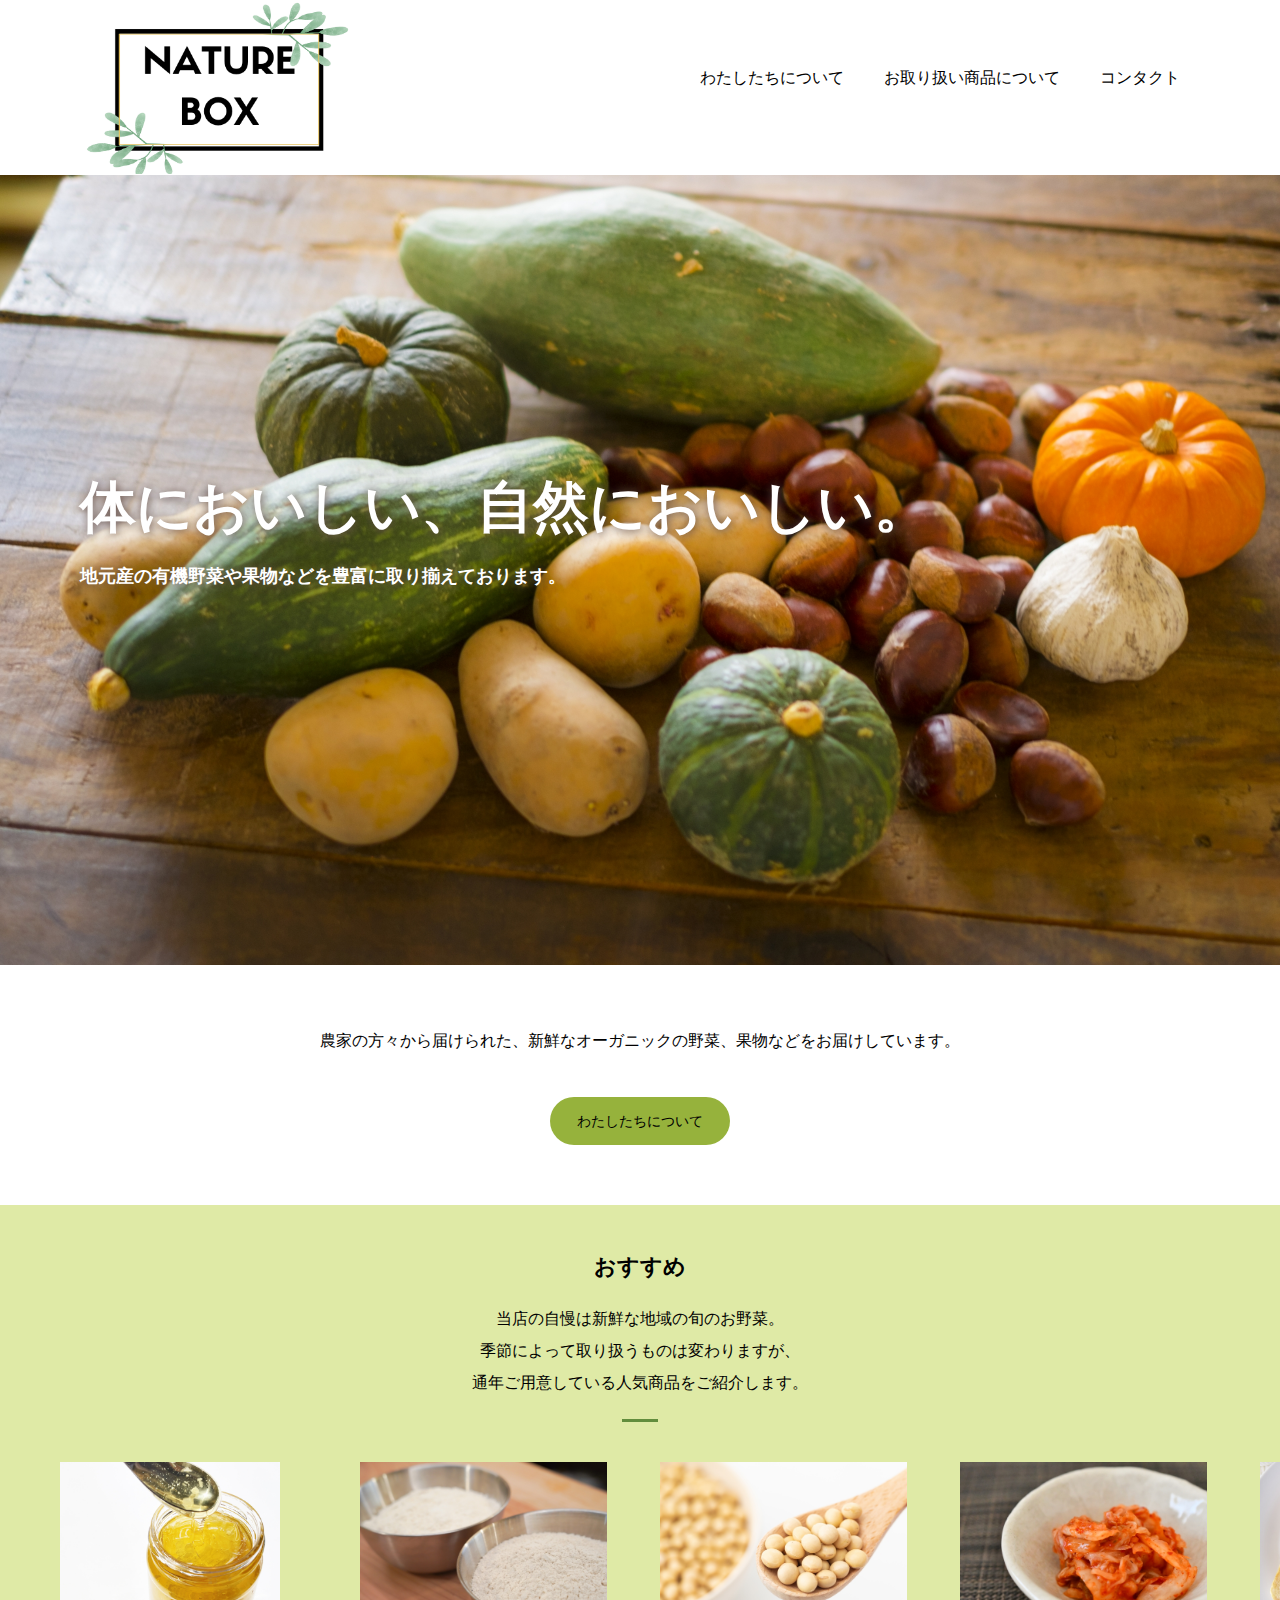
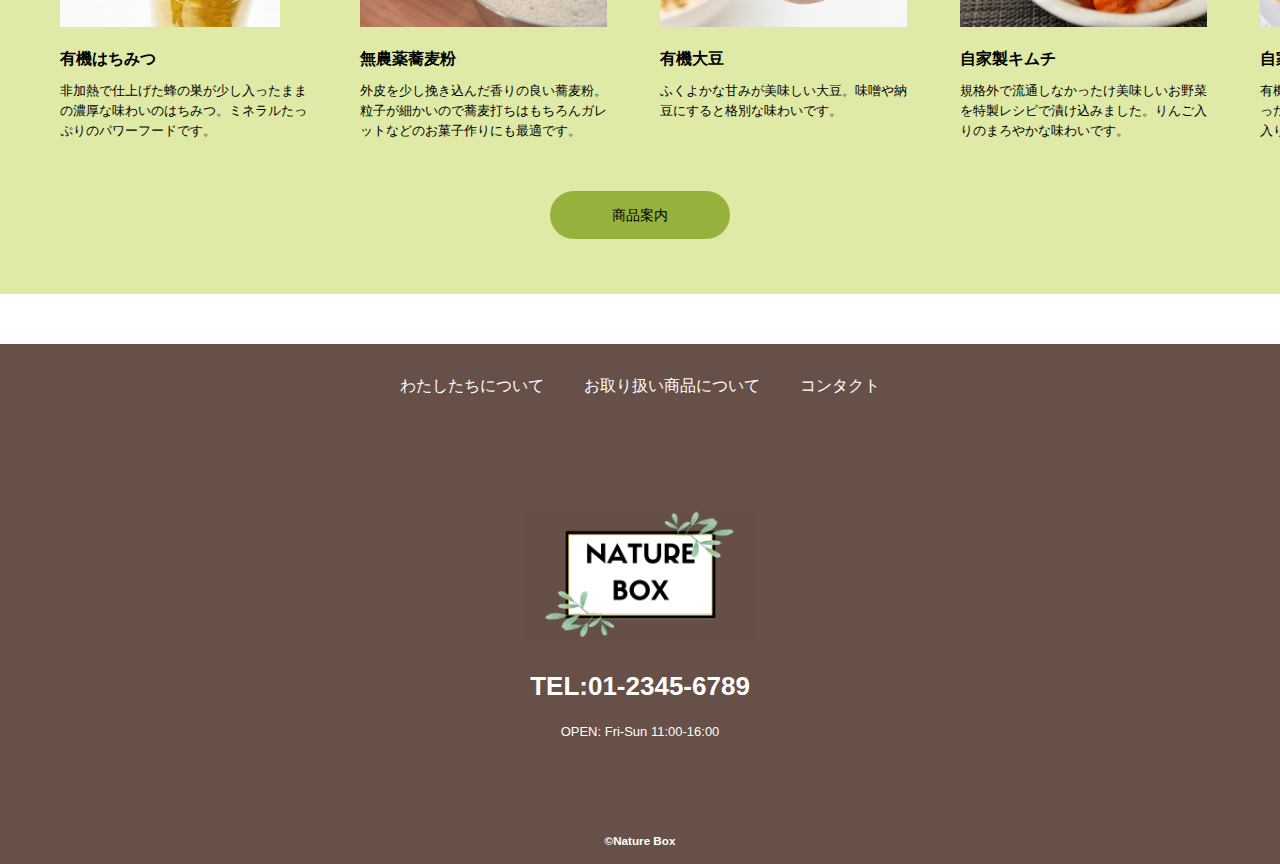
<file: index.html>
<html lang="ja">

<head>
    <meta charset="UTF-8">
    <meta name="description" content="NatureBoxでは地元産の新鮮でおいしい有機野菜や果物を取り揃えております。">
    <meta name="viewport" content="width=device-width, initial-scale=1.0">
    <link rel="icon" href="images/common/title.svg" type="image/svg+xml">
    <link rel="preconnect" href="https://fonts.googleapis.com">
    <link rel="preconnect" href="https://fonts.gstatic.com" crossorigin>
    <link href="https://fonts.googleapis.com/css2?family=Kiwi+Maru&family=Kosugi&family=M+PLUS+1p:wght@100&display=swap"
        rel="stylesheet">
    <link rel="stylesheet" href="css/common.css">
    <link rel="stylesheet" href="css/index.css">
    <script src="./js/script.js" defer></script>
</head>

<body>
    <div id="loading">
        <p>Loading...</p>
        <div id="loading-screen"></div>
    </div>
    <header class="header">
        <div class="header-inner">
            <a href="./index.html" class="header-logo">
                <img src="./images/common/logo-header.png" alt="Nature Box" class="header-logo-img">
            </a>
            <button class="toggle-menu-button"></button>
            <div class="header-site-menu">
                <nav class="site-menu">
                    <ul>
                        <li><a href="about.html">わたしたちについて</a></li>
                        <li><a href="shopping.html">お取り扱い商品について</a></li>
                        <li><a href="contact.html">コンタクト</a></li>
                    </ul>
                </nav>
            </div>
        </div>
    </header>
    <main class="main">
        <div class="first-view">
            <div class="first-view-text">
                <h1 id="heading">体においしい、自然においしい。</h1>
                <p id="heading">地元産の有機野菜や果物などを豊富に取り揃えております。</p>
            </div>
        </div>
        <div class="lead">
            <p>農家の方々から届けられた、新鮮なオーガニックの野菜、果物などをお届けしています。</p>
            <div class="link-button-area">
                <a href="./about.html" class="link-button">わたしたちについて</a>
            </div>
        </div>
        <div class="recommended">
            <h2>おすすめ</h2>
            <p>当店の自慢は新鮮な地域の旬のお野菜。<br>季節によって取り扱うものは変わりますが、<br>通年ご用意している人気商品をご紹介します。</p>
            <ul class="item-list">
                <li>
                    <img src="./images/index/item01.jpg" alt="はちみつ">
                    <dl>
                        <dt>有機はちみつ</dt>
                        <dd>非加熱で仕上げた蜂の巣が少し入ったままの濃厚な味わいのはちみつ。ミネラルたっぷりのパワーフードです。</dd>
                    </dl>
                </li>
                <li>
                    <img src="./images/index/item02.jpg" alt="そば粉">
                    <dl>
                        <dt>無農薬蕎麦粉</dt>
                        <dd>外皮を少し挽き込んだ香りの良い蕎麦粉。粒子が細かいので蕎麦打ちはもちろんガレットなどのお菓子作りにも最適です。</dd>
                    </dl>
                </li>
                <li>
                    <img src="./images/index/item03.jpg" alt="大豆">
                    <dl>
                        <dt>有機大豆</dt>
                        <dd>ふくよかな甘みが美味しい大豆。味噌や納豆にすると格別な味わいです。</dd>
                    </dl>
                </li>
                <li>
                    <img src="./images/index/item04.jpg" alt="キムチ">
                    <dl>
                        <dt>自家製キムチ</dt>
                        <dd>規格外で流通しなかったけ美味しいお野菜を特製レシピで漬け込みました。りんご入りのまろやかな味わいです。</dd>
                    </dl>
                </li>
                <li>
                    <img src="./images/index/item05.jpg" alt="そば粉">
                    <dl>
                        <dt>自家製ピーナッツバター</dt>
                        <dd>有機ピーナッツと体に優しいきび砂糖で作った特別な一品。少し粒を残したクランチ入り。</dd>
                    </dl>
                </li>

            </ul>
            <div class="link-button-area">
                <a href="./shopping.html" class="link-button">商品案内</a>
            </div>

        </div>
    </main>
    <footer class="footer">
        <nav class="site-menu">
            <ul>
                <li><a href="about.html">わたしたちについて</a></li>
                <li><a href="shopping.html">お取り扱い商品について</a></li>
                <li><a href="contact.html">コンタクト</a></li>
        </nav>
        <a href="./index.html" class="footer-logo">
            <img src="./images/common/FooterNatureBoxLogo.png" alt="Nature Box">
        </a>
        <p class="footer-tel">TEL:01-2345-6789</p>
        <p class="footer-time">OPEN: Fri-Sun 11:00-16:00</p>
        <p class="copyright"><small>&copy;Nature Box</small></p>
    </footer>
    
    <script>
        /*ローディング画面
        ==============================================*/

        const loadingAreaGrey = document.querySelector('#loading');
        const loadingAreaGreen = document.querySelector('#loading-screen');
        const loadingText = document.querySelector('#loading p');

        window.addEventListener('load', () => {

            //ローディング中(グレースクリーン)
            loadingAreaGrey.animate(
                {
                    opacity: [1, 0],
                    visibility: 'hidden',
                },
                {
                    duration: 2000,
                    delay: 1200,
                    easing: 'ease',
                    fill: 'forwards',
                }
            );

            //ローディング中(グリーンスクリーン)
            loadingAreaGreen.animate(
                {
                    translate: ['0 100vh', '0 0', '0 -100vh']
                },
                {
                    duration: 2000,
                    delay: 800,
                    easing: 'ease',
                    fill: 'forwards',
                }
            );

            //ローディング中テキスト
            loadingText.animate(
                [
                    {
                        opacity: 1,
                        offset: .8
                    },
                    {
                        opacity: 0,
                        offset: 1
                    },
                ],
                {
                    duration: 1200,
                    easing: 'ease',
                    fill: 'forwards',
                }
            );
        });


    </script>
</body>

</html>
</file>
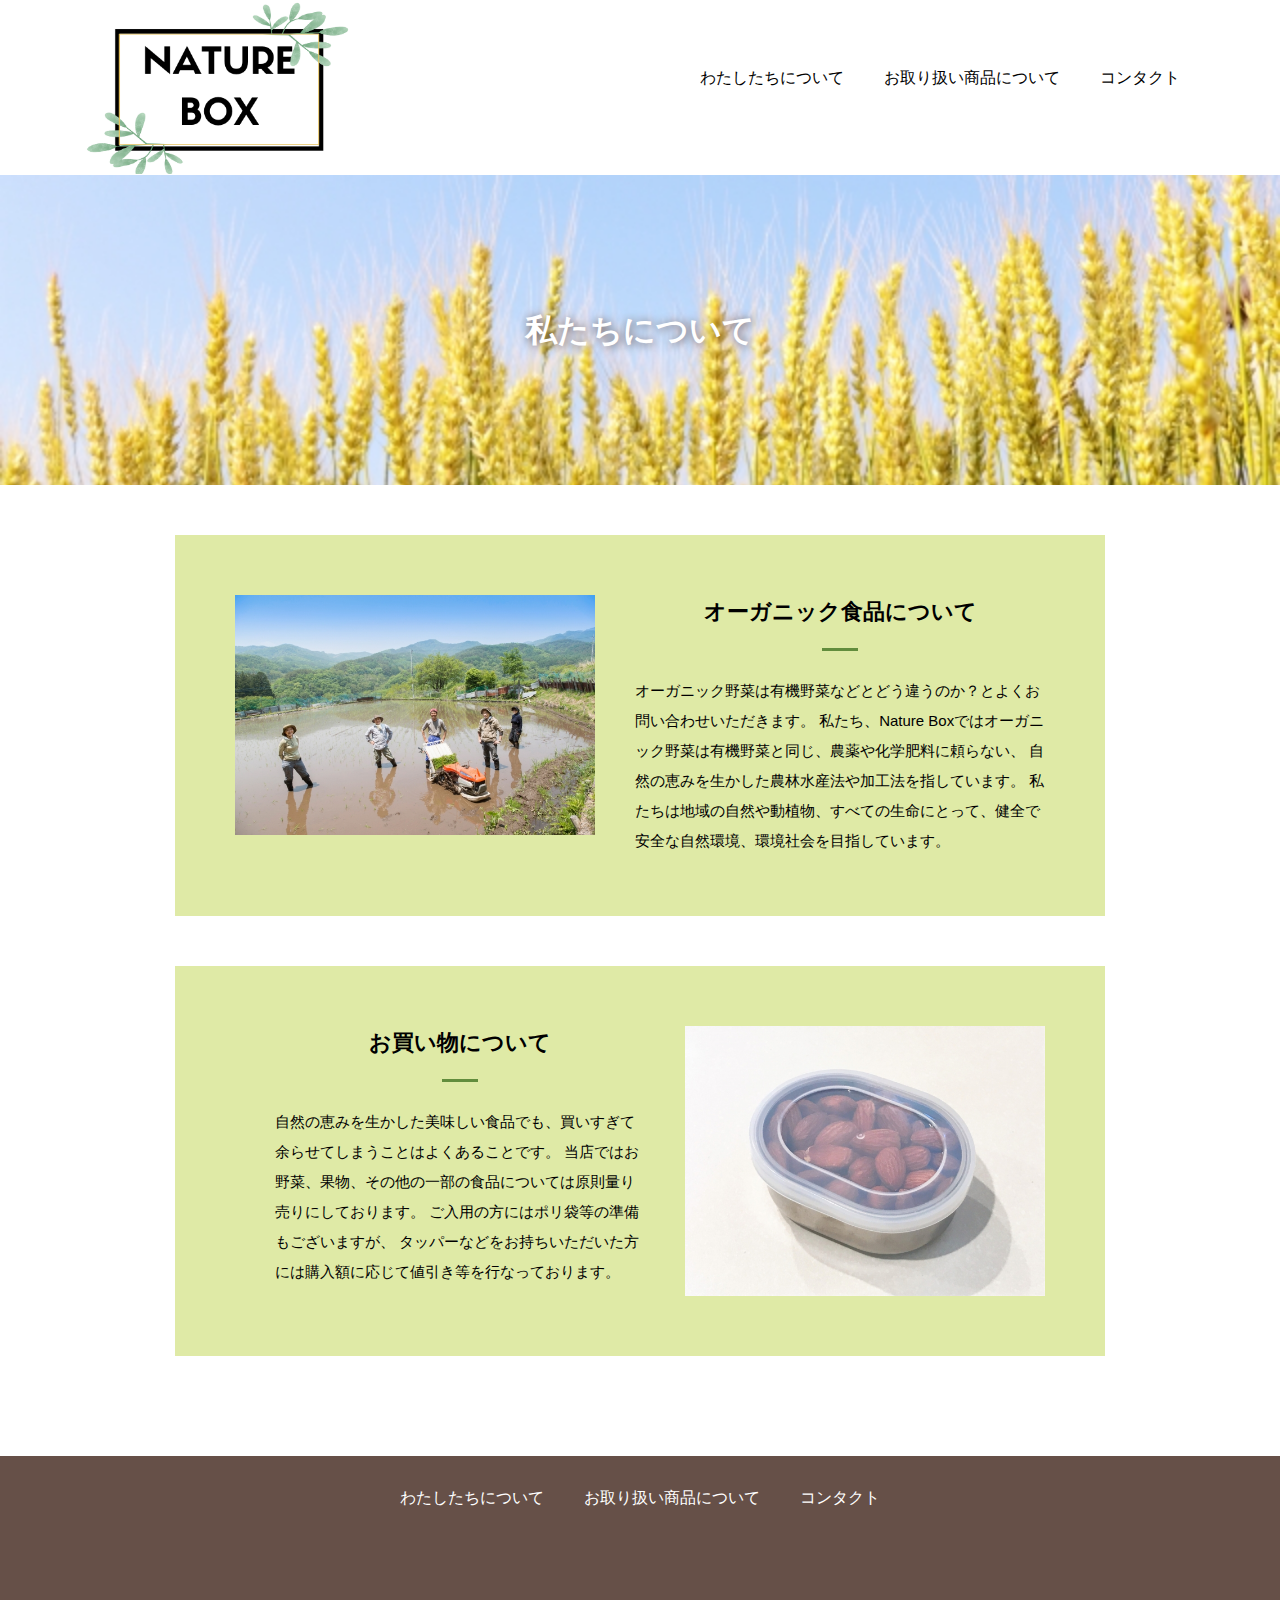
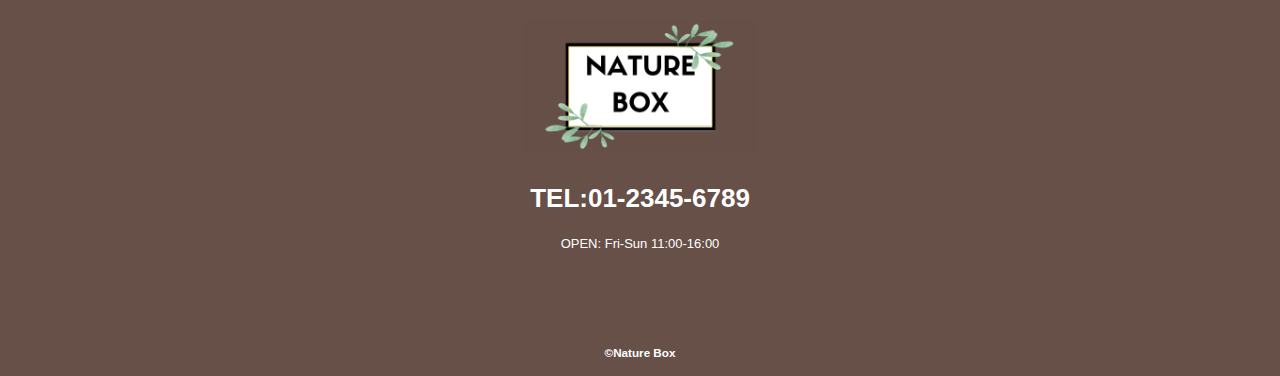
<file: about.html>
<html lang="en">

<head>
    <meta charset="UTF-8">
    <meta http-equiv="X-UA-Compatible" content="IE=edge">
    <meta name="description" coontent="Nature Boxは地域のオーガニック食品を通じて環境に貢献します。">
    <meta name="viewport" content="width=device-width, initial-scale=1.0">
    <link rel="preconnect" href="https://fonts.googleapis.com">
    <link rel="preconnect" href="https://fonts.gstatic.com" crossorigin>
    <link href="https://fonts.googleapis.com/css2?family=Kiwi+Maru&family=Kosugi&family=M+PLUS+1p:wght@100&display=swap" rel="stylesheet">    
    <link rel="stylesheet" href="css/common.css">
    <title>ABOUT | Nature Box</title>
    <link rel="icon" href="images/common/title.svg" type="image/svg+xml">
    <link rel="stylesheet" href="./css/common.css">
    <link rel="stylesheet" href="./css/about.css">
    <script src="./js/script.js" defer></script>
</head>

<body>
    <header class="header">
        <div class="header-inner">
            <a href="./index.html" class="header-logo">
                <img src="./images/common/logo-header.png" alt="Nature Box" class="header-logo-img">
            </a>
            <button class="toggle-menu-button"></button>
            <div class="header-site-menu">
                <nav class="site-menu">
                    <ul>
                        <li><a href="about.html">わたしたちについて</a></li>
                        <li><a href="shopping.html">お取り扱い商品について</a></li>
                        <li><a href="contact.html">コンタクト</a></li>
                    </ul>
                </nav>
            </div>
        </div>
    </header>
    <main class="main">
        <div class="title">
            <h1>私たちについて</h1>
        </div>
        <div class="feature">
            <div class="feature-text">
                <h2>オーガニック食品について</h2>
                <p>オーガニック野菜は有機野菜などとどう違うのか？とよくお問い合わせいただきます。
                    私たち、Nature Boxではオーガニック野菜は有機野菜と同じ、農薬や化学肥料に頼らない、
                    自然の恵みを生かした農林水産法や加工法を指しています。
                    私たちは地域の自然や動植物、すべての生命にとって、健全で安全な自然環境、環境社会を目指しています。
                </p>
            </div>
            <img src="./images/about/about01.jpg" alt="田んぼ">
        </div>
        <div class="feature reverse">
            <div class="feature-text">
                <h2>お買い物について</h2>
                <p>自然の恵みを生かした美味しい食品でも、買いすぎて余らせてしまうことはよくあることです。
                    当店ではお野菜、果物、その他の一部の食品については原則量り売りにしております。
                    ご入用の方にはポリ袋等の準備もございますが、
                    タッパーなどをお持ちいただいた方には購入額に応じて値引き等を行なっております。
                </p>
            </div>
            <img src="./images/about/about02.jpg" alt="田んぼ">
        </div>

    </main>
    <footer class="footer">
        <nav class="site-menu">
            <ul>
                <li><a href="about.html">わたしたちについて</a></li>
                <li><a href="shopping.html">お取り扱い商品について</a></li>
                <li><a href="contact.html">コンタクト</a></li>
            </ul>
        </nav>
        <a href="./index.html" class="footer-logo">
            <img src="./images/common/FooterNatureBoxLogo.png" alt="Nature Box">
        </a>
        <p class="footer-tel">TEL:01-2345-6789</p>
        <p class="footer-time">OPEN: Fri-Sun 11:00-16:00</p>
        <p class="copyright"><small>&copy;Nature Box</small></p>
    </footer>
</body>

</html>
</file>
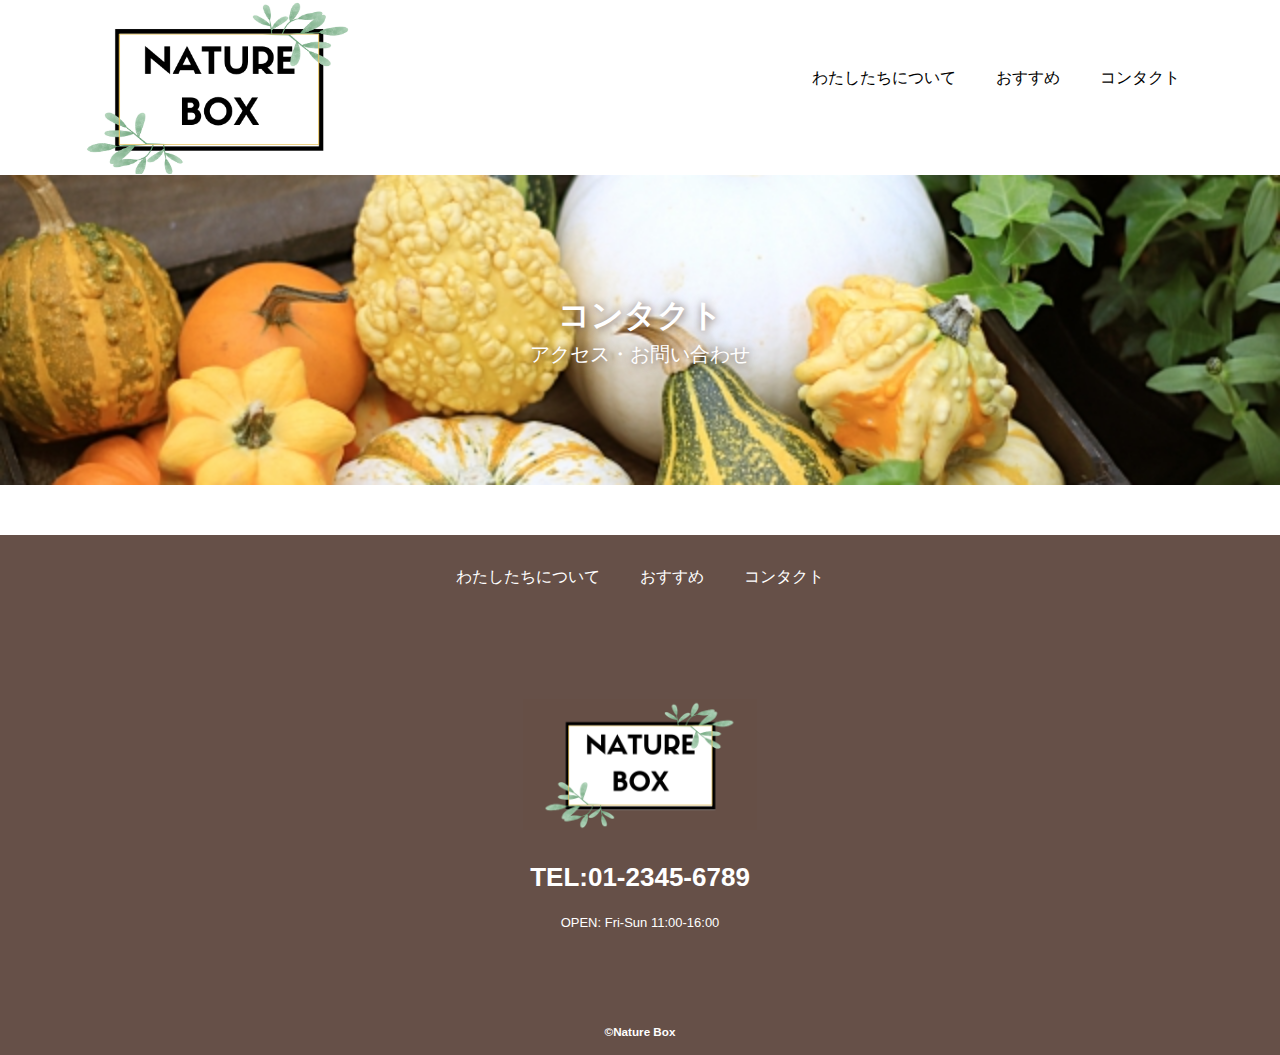
<file: common.html>
<html lang="ja">

<head>
    <meta charset="UTF-8">
    <meta http-equiv="X-UA-Compatible" content="IE=edge">
    <meta name="viewport" content="width=device-width, initial-scale=1.0">
    <link rel="icon" href="images/common/title.svg" type="image/svg+xml">
    <link rel="stylesheet" href="css/common.css">
    <link rel="stylesheet" href="css/contact.css">
    <title>CONTACT | Nature Boxのアクセスマップとお問い合わせについて</title>
    <script src="./js/script.js" defer></script>
</head>

<body>
    <header class="header">
        <div class="header-inner">
            <a href="./index.html" class="header-logo">
                <img src="./images/common/logo-header.png" alt="Nature Box" class ="header-logo-img">
            </a>
            <button class="toggle-menu-button"></button>
            <div class="header-site-menu">
                <nav class="site-menu">
                    <ul>
                        <li><a href="about.html">わたしたちについて</a></li>
                        <li><a href="recommend.html">おすすめ</a></li>
                        <li><a href="contact.html">コンタクト</a></li>
                    </ul>
                </nav>
            </div>
        </div>
    </header>
    <main class="main">
        <div class="title">
            <h1>コンタクト</h1>
            <p>アクセス・お問い合わせ</p>
        </div>
    </main>
    <footer class="footer">
        <nav class="site-menu">
            <ul>
                <li><a href="about.html">わたしたちについて</a></li>
                <li><a href="recommend.html"></a>おすすめ</li>
                <li><a href="contact.html"></a>コンタクト</li>
    </ul>
        </nav>
        <a href="./index.html" class="footer-logo">
            <img src="./images/common/FooterNatureBoxLogo.png" alt="Nature Box">
        </a>
        <p class="footer-tel">TEL:01-2345-6789</p>
        <p class="footer-time">OPEN: Fri-Sun 11:00-16:00</p>
        <p class="copyright"><small>&copy;Nature Box</small></p>
    </footer>
</body>

</html>
</file>
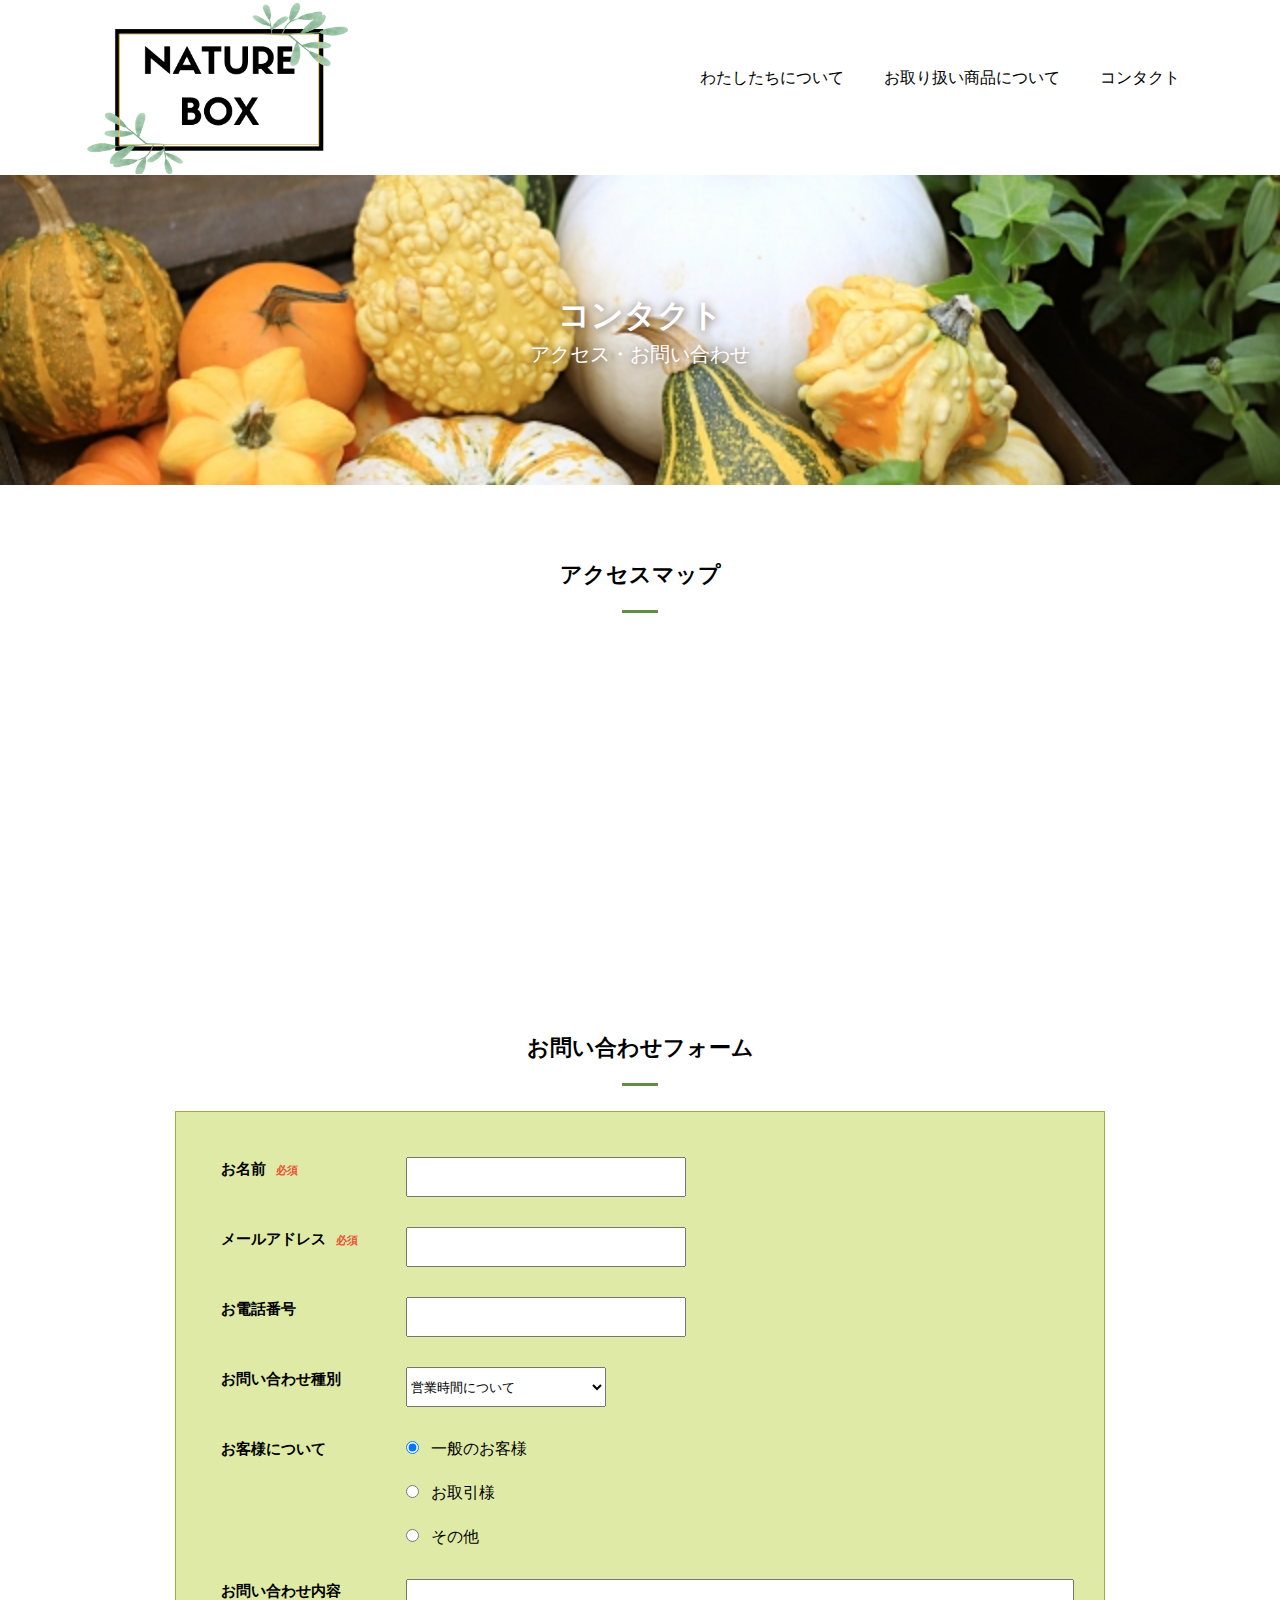
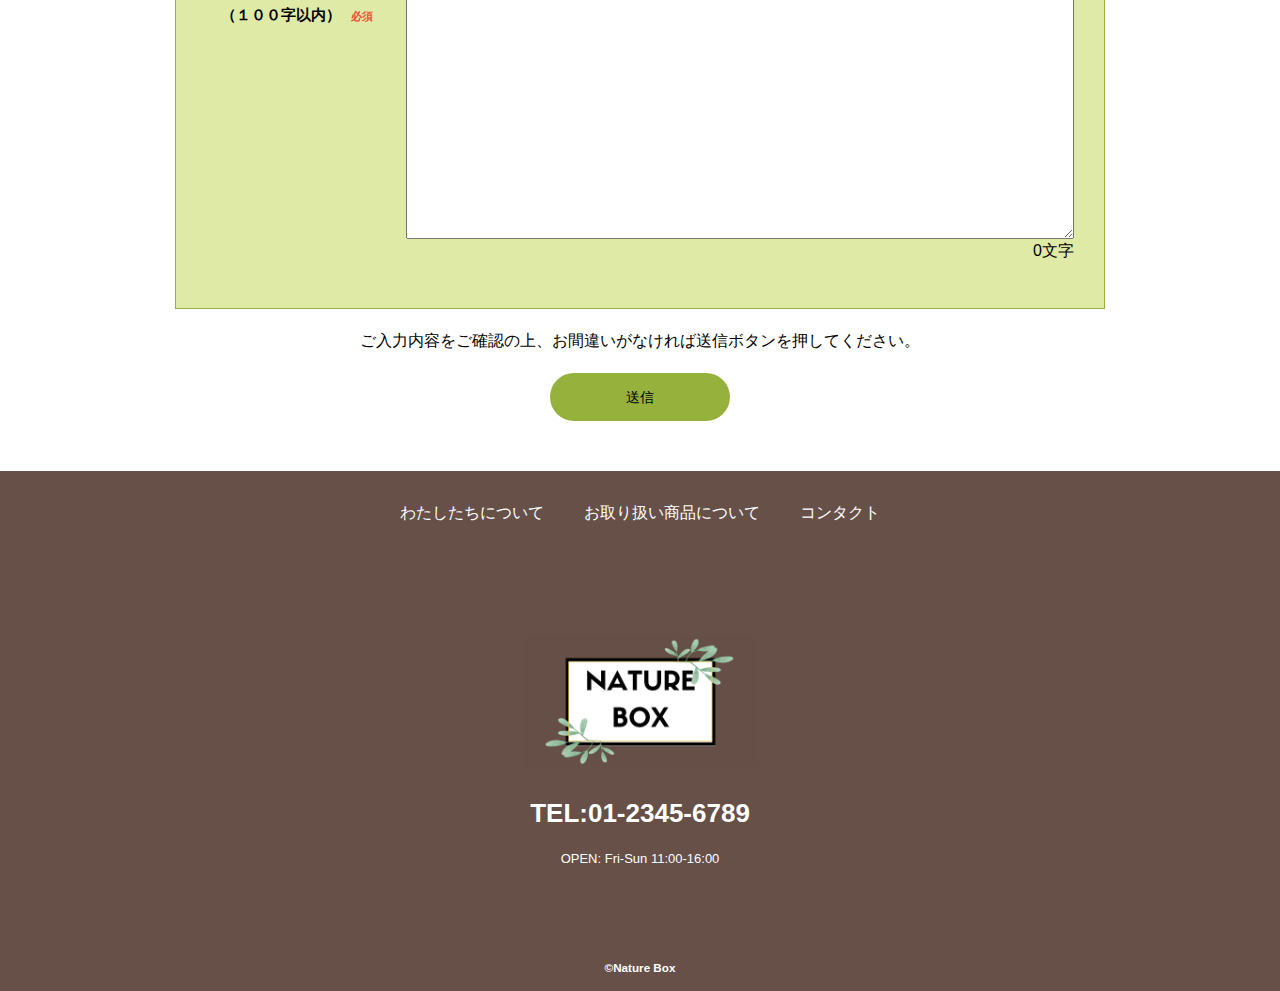
<file: contact.html>
<html lang="ja">

<head>
  <meta charset="UTF-8">
  <meta http-equiv="X-UA-Compatible" content="IE=edge">
  <meta name="viewport" content="width=device-width, initial-scale=1.0">
  <link rel="preconnect" href="https://fonts.googleapis.com">
  <link rel="preconnect" href="https://fonts.gstatic.com" crossorigin>
  <link href="https://fonts.googleapis.com/css2?family=Kiwi+Maru&family=Kosugi&family=M+PLUS+1p:wght@100&display=swap"
    rel="stylesheet">
  <link rel="stylesheet" href="css/common.css">
  <link rel="icon" href="images/common/title.svg" type="image/svg+xml">
  <link rel="stylesheet" href="css/common.css">
  <link rel="stylesheet" href="css/contact.css">
  <title>CONTACT | Nature Boxのアクセスマップとお問い合わせについて</title>
  <script src="./js/script.js" defer></script>
</head>

<body>
  <header class="header">
    <div class="header-inner">
      <a href="./index.html" class="header-logo">
        <img src="./images/common/logo-header.png" alt="Nature Box" class="header-logo-img">
      </a>
      <button class="toggle-menu-button"></button>
      <div class="header-site-menu">
        <nav class="site-menu">
          <ul>
            <li><a href="about.html">わたしたちについて</a></li>
            <li><a href="shopping.html">お取り扱い商品について</a></li>
            <li><a href="contact.html">コンタクト</a></li>
          </ul>
        </nav>
      </div>
    </div>
  </header>
  <main class="main">
    <div class="title">
      <h1>コンタクト</h1>
      <p>アクセス・お問い合わせ</p>
    </div>
    <div class="map">
      <h2>アクセスマップ</h2>
      <iframe
        src="https://www.google.com/maps/embed?pb=!1m18!1m12!1m3!1d3251.0751007773456!2d133.25699941525193!3d35.428169580254085!2m3!1f0!2f0!3f0!3m2!1i1024!2i768!4f13.1!3m3!1m2!1s0x3556f95125d032d3%3A0xf623201828908244!2sYasugi%20Station!5e0!3m2!1sen!2sjp!4v1682319456291!5m2!1sen!2sjp"
        style="border:0;" allowfullscreen="" loading="lazy" referrerpolicy="no-referrer-when-downgrade"></iframe>
    </div>
    <div class="contact">
      <h2>お問い合わせフォーム</h2>
      <form action="#">
        <dl class="form-area">
          <dt><span class="required">お名前</span></dt>
          <dd><input type="text" class="input-text" name="name" required></dd>
          <dt><span class="required">メールアドレス</span></dt>
          <dd><input type="email" class="input-text" name="email"></dd>
          <dt><span>お電話番号</span></dt>
          <dd><input type="tel" class="input-text" name="tel"></dd>
          <dt>お問い合わせ種別</dt>
          <dd>
            <select name="" id="" class="select-box">
              <option value="" selected>営業時間について</option>
              <option value="">店舗について</option>
              <option value="">取扱商品について</option>
              <option value="">その他</option>
            </select>
          </dd>
          <dt>お客様について</dt>
          <dd>
            <label for="" class="radio-button"><input type="radio" name="user-type" value="一般のお客様" checked>
              一般のお客様</label>
            <label for="" class="radio-button"><input type="radio" name="user-type" value="お取引様"> お取引様</label>
            <label for="" class="radio-button"><input type="radio" name="user-type" value="その他"> その他</label>
          </dd>
          <dt><span class="required">お問い合わせ内容<br>（１００字以内）</span></dt>
          <dd><textarea name="message" class="message" id="message" required>
</textarea>
            <div class="length-counter">
              <span id="counter">0</span>文字
            </div>
          </dd>
        </dl>
        <p class="confirm-text">ご入力内容をご確認の上、お間違いがなければ送信ボタンを押してください。</p>
        <div class="submit-button-area">
          <button class="submit-button" type="submit">送信</button>
        </div>
      </form>
    </div>
  </main>
  <footer class="footer">
    <nav class="site-menu">
      <ul>
        <li><a href="about.html">わたしたちについて</a></li>
        <li><a href="shopping.html">お取り扱い商品について</a></li>
        <li><a href="contact.html">コンタクト</a></li>
      </ul>
    </nav>
    <a href="./index.html" class="footer-logo">
      <img src="./images/common/FooterNatureBoxLogo.png" alt="Nature Box">
    </a>
    <p class="footer-tel">TEL:01-2345-6789</p>
    <p class="footer-time">OPEN: Fri-Sun 11:00-16:00</p>
    <p class="copyright"><small>&copy;Nature Box</small></p>
  </footer>

  <script>
    /*お問い合わせページJS
    ==============================================*/

    //文字数カウント
    const counter = document.querySelector('#counter');
    const message = document.querySelector('#message');

    message.addEventListener('keyup', () => {
      const messageLength = message.value.length;
      counter.innerText = messageLength;

      if (messageLength > 100) {
        counter.classList.add("over100");
      }
    })

  </script>
</body>

</html>
</file>
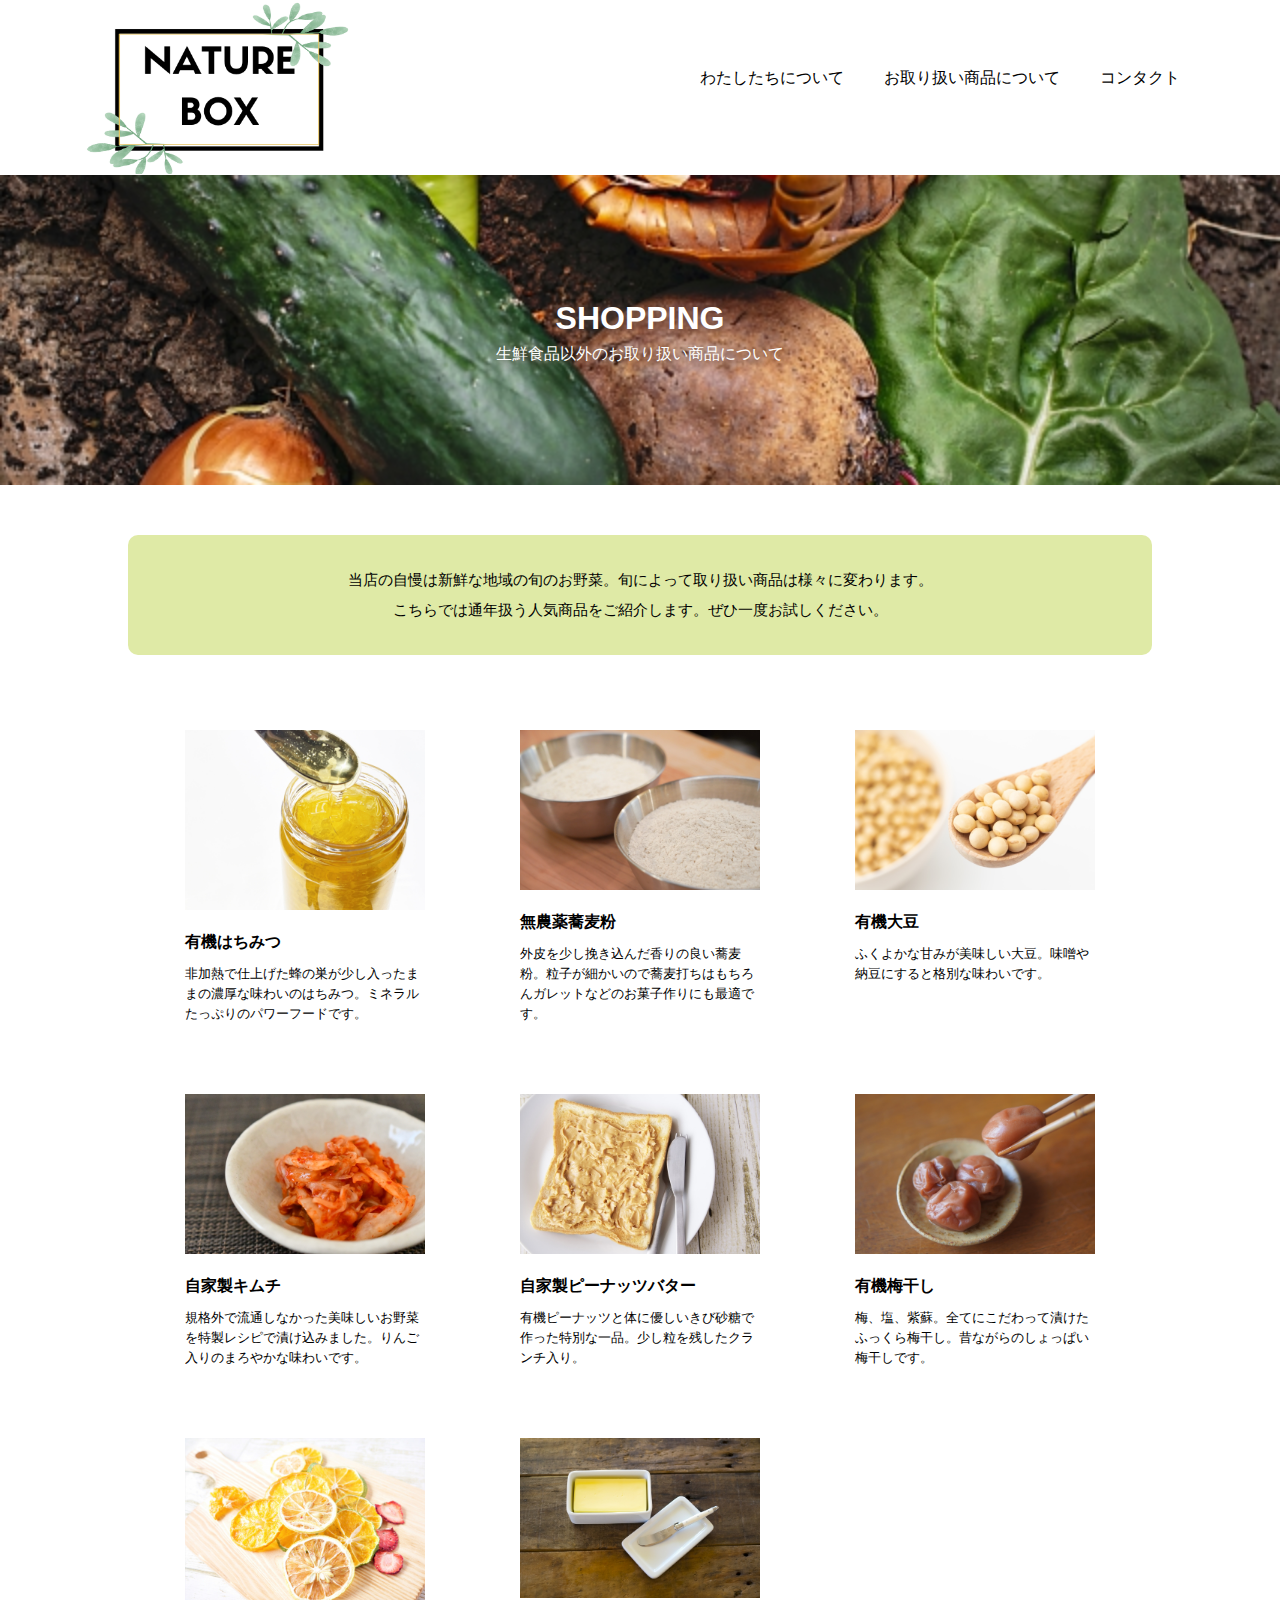
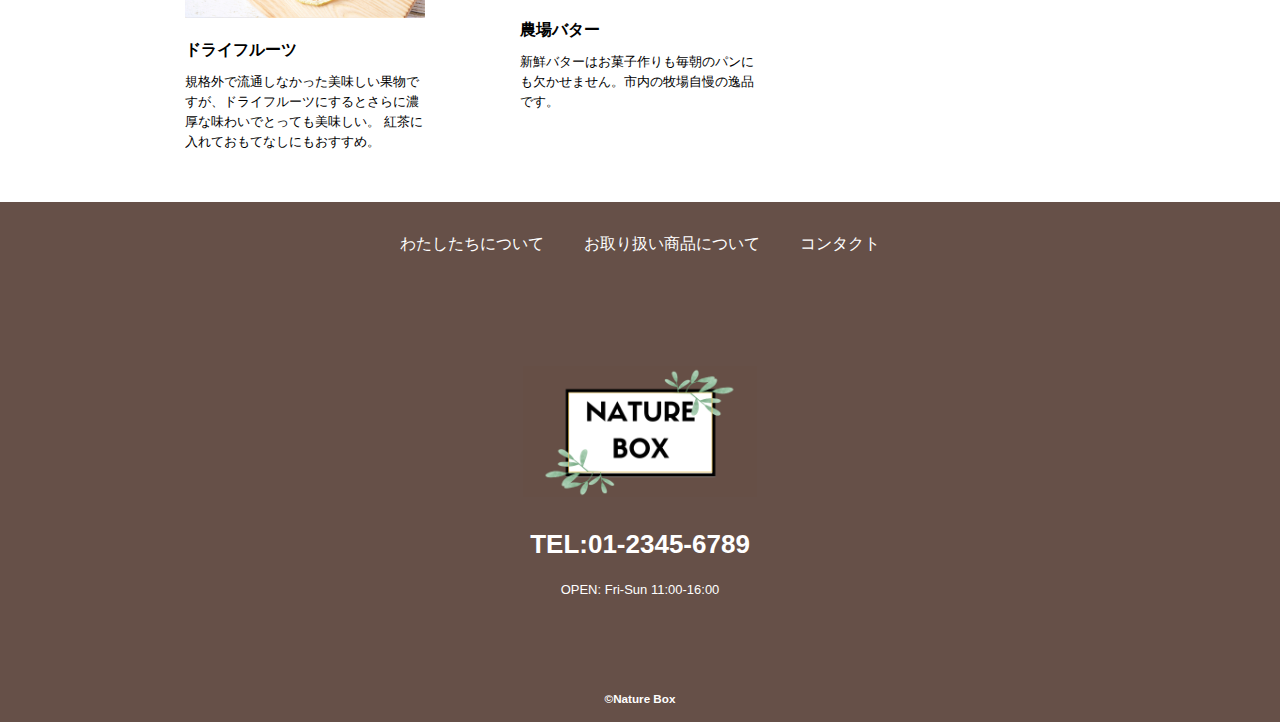
<file: shopping.html>
<html lang="ja">

<head>
  <meta charset="UTF-8">
  <meta http-equiv="X-UA-Compatible" content="IE=edge">
  <meta name="viewport" content="width=device-width, initial-scale=1.0">
  <title>SHOPPING | NatureBoxでは地元産の新鮮でおいしい有機野菜や果物を取り揃えております。</title>
  <link rel="preconnect" href="https://fonts.googleapis.com">
  <link rel="preconnect" href="https://fonts.gstatic.com" crossorigin>
  <link href="https://fonts.googleapis.com/css2?family=Kiwi+Maru&family=Kosugi&family=M+PLUS+1p:wght@100&display=swap" rel="stylesheet">    <link rel="stylesheet" href="css/common.css">
  <link rel="icon" href="images/common/title.svg" type="image/svg+xml">
  <link rel="stylesheet" href="css/common.css">
  <link rel="stylesheet" href="css/shopping.css">
  <script src="./js/script.js" defer></script>
</head>

<body>
  <header class="header">
    <div class="header-inner">
      <a href="./index.html" class="header-logo">
        <img src="./images/common/logo-header.png" alt="Nature Box" class="header-logo-img">
      </a>
      <button class="toggle-menu-button"></button>
      <div class="header-site-menu">
        <nav class="site-menu">
          <ul>
            <li><a href="about.html">わたしたちについて</a></li>
            <li><a href="shopping.html">お取り扱い商品について</a></li>
            <li><a href="contact.html">コンタクト</a></li>
          </ul>
        </nav>
      </div>
    </div>
  </header>
  <main class="main">
    <div class="title">
      <h1>SHOPPING</h1>
      <p>生鮮食品以外のお取り扱い商品について</p>
    </div>
      <article>
        当店の自慢は新鮮な地域の旬のお野菜。旬によって取り扱い商品は様々に変わります。
        <br>こちらでは通年扱う人気商品をご紹介します。ぜひ一度お試しください。
      </article>
    <ul class="item-list">
      <li>
        <img src="./images/shopping/item01.jpg" alt="はちみつ">
        <dl>
          <dt>有機はちみつ</dt>
          <dd>非加熱で仕上げた蜂の巣が少し入ったままの濃厚な味わいのはちみつ。ミネラルたっぷりのパワーフードです。</dd>
        </dl>
      </li>
      <li>
        <img src="./images/shopping/item02.jpg" alt="そば粉">
        <dl>
          <dt>無農薬蕎麦粉</dt>
          <dd>外皮を少し挽き込んだ香りの良い蕎麦粉。粒子が細かいので蕎麦打ちはもちろんガレットなどのお菓子作りにも最適です。</dd>
        </dl>
      </li>
      <li>
        <img src="./images/shopping/item03.jpg" alt="大豆">
        <dl>
          <dt>有機大豆</dt>
          <dd>ふくよかな甘みが美味しい大豆。味噌や納豆にすると格別な味わいです。</dd>
        </dl>
      </li>
      <li>
        <img src="./images/shopping/item04.jpg" alt="キムチ">
        <dl>
          <dt>自家製キムチ</dt>
          <dd>規格外で流通しなかった美味しいお野菜を特製レシピで漬け込みました。りんご入りのまろやかな味わいです。</dd>
        </dl>
      </li>
      <li>
        <img src="./images/index/item05.jpg" alt="そば粉">
        <dl>
          <dt>自家製ピーナッツバター</dt>
          <dd>有機ピーナッツと体に優しいきび砂糖で作った特別な一品。少し粒を残したクランチ入り。</dd>
        </dl>
      </li>
      <li>
        <img src="./images/shopping/item06.jpg" alt="大豆">
        <dl>
          <dt>有機梅干し</dt>
          <dd>梅、塩、紫蘇。全てにこだわって漬けたふっくら梅干し。昔ながらのしょっぱい梅干しです。</dd>
        </dl>
      </li>
      <li>
        <img src="./images/shopping/item07.jpg" alt="キムチ">
        <dl>
          <dt>ドライフルーツ</dt>
          <dd>規格外で流通しなかった美味しい果物ですが、ドライフルーツにするとさらに濃厚な味わいでとっても美味しい。
            紅茶に入れておもてなしにもおすすめ。
          </dd>
        </dl>
      </li>
      <li>
        <img src="./images/shopping/item08.jpg" alt="そば粉">
        <dl>
          <dt>農場バター</dt>
          <dd>新鮮バターはお菓子作りも毎朝のパンにも欠かせません。市内の牧場自慢の逸品です。</dd>
        </dl>
      </li>
    </ul>
  </main>
  <footer class="footer">
    <nav class="site-menu">
      <ul>
        <li><a href="about.html">わたしたちについて</a></li>
        <li><a href="shopping.html">お取り扱い商品について</a></li>
        <li><a href="contact.html">コンタクト</a></li>
      </ul>
    </nav>
    <a href="./index.html" class="footer-logo">
      <img src="./images/common/FooterNatureBoxLogo.png" alt="Nature Box">
    </a>
    <p class="footer-tel">TEL:01-2345-6789</p>
    <p class="footer-time">OPEN: Fri-Sun 11:00-16:00</p>
    <p class="copyright"><small>&copy;Nature Box</small></p>
  </footer>
</body>

</html>
</file>
<file: css/common.css>
@charset "utf-8";

*,
::before,
::after {
  padding: 0;
  margin: 0;
  box-sizing: border-box;
}

ul,
ol {
  list-style: none;
}

a {
  color: inherit;
  text-decoration: none;
}

body {
  /* font-family: 'Kiwi Maru', serif; */
  font-family: 'Kosugi', sans-serif;
  /* font-family: 'M PLUS 1p', sans-serif;  font-size: 16px; */
  color: #000000;
  line-height: 1.5;
  background-color: #ffffff;
}

img {
  max-width: 100%;
}

.header-inner {
  max-width: 1200px;
  height: 175px;
  margin-left: auto;
  margin-right: auto;
  padding-left: 40px;
  padding-right: 40px;
  display: flex;
  justify-content: space-between;
  align-items: center;
  background-color: #fff;
}

.toggle-menu-button {
  display: none;
}

.header-logo {
  display: block;
  width: 270px;
}

.site-menu ul {
  display: flex;
}

.site-menu ul li {
  margin-left: 20px;
  margin-right: 20px;
  margin-bottom: 20px;
}

.site-menu ul li:hover {
  text-decoration: underline ;
  text-decoration-color: #f2cedd;

}

.footer {
  color: #fff;
  background-color: #665048;
  padding-top: 30px;
  padding-bottom: 15px;
  display: flex;
  flex-direction: column;
  align-items: center;
  margin-top: 50px;
}

.footer-logo {
  display: block;
  width: 235px;
  margin-top: 90px;
}

.footer-tel {
  font-size: 26px;
  font-weight: bold;
  margin-top: 28px;
}

.footer-time {
  font-size: 13px;
  margin-top: 16px;
}

.copyright {
  font-size: 14px;
  font-weight: bold;
  margin-top: 90px;
}

@media (max-width:800px) {
  .site-menu ul {
    display: block;
    text-align: center;
  }
  
  .site-menu ul li {
    margin-top: 20px;
  }

  .header {
    position: fixed;
    top: 0;
    left: 0;
    right: 0;
    height: 70px;
    z-index: 10;
    box-shadow: 0 3px 6px rgba(0,0,0,0.1);
  }

    .header-inner {
      padding-left: 20px;
      padding-right: 20px;
      /*↓あとで確認*/
      height: 100%;
  }
  
  .header-logo {
    /*↓あとで確認*/
    width: 110px;
    position: relative;
  }

  .header-logo {
    width: 90px;
  }

  .header-logo-img {
    width: 100%;
  }

  .header-site-menu {
    position: absolute;
    top: 100%;
    left: 0;
    right: 0;
    color: #665048;
    background-color: #96b23c;
    display: none;
  }

  .header-site-menu.is-show {
    display: block;
  }

  .toggle-menu-button {
    display: block;
    width: 44px;
    height: 34px;
    background-image: url(../images/common/icon-menu.png);
    background-size: 50%;
    background-position: center;
    background-repeat: no-repeat;
    background-color: transparent;
    border: none;
    border-radius: 0;
    outline: none;
  }

  .main {
    padding-top: 70px;
  }

  .footer-logo {
    margin-top: 30px;
  }

  .footer-tel {
    font-size: 20px;
  }

  .copyright {
    margin-top: 50px;
  }

}

/* javascript
=========================================== */

#loading {
  background-color:	#D3D3D3;
  position: fixed;
  z-index: 10;
  inset: 0;
  display: grid;
  place-items: center;
}

#loading-screen {
  background-color: #dfeaa6;
  position: fixed;
  inset: 0;
  z-index: 9;
  translate: 0 100vh;
}

#loading p {
  font-size: 2rem;
  font-family: 'Kosugi', sans-serif;
}
</file>
<file: css/index.css>
@charset "utf-8";

.first-view {
  height: 100vh;
  height: calc(100vh - 110px);
  background-image: url(../images/index/bg-main.jpg);
  background-repeat: no-repeat;
  background-position: center center;
  background-size: cover;
  display: flex;
  align-items: center;
}

.first-view-text {
  width: 100%;
  max-width: 1200px;
  margin-left: auto;
  margin-right: auto;
  padding-left: 40px;
  padding-bottom: 80px;
  color: #fff;
  font-weight: bold;
  text-shadow: 1px 1px 10px #665048;
}

.first-view-text h1 {
  font-family: 'Montserrat',sans-serif;
  font-size: 56px;
  line-height: 72px;
}

.first-view-text h1 {
  font-family: 'Montserrat', sans-serif;
  font-size: 56px;
  line-height: 72px;
}

.first-view-text p {
  font-size: 18px;
  margin-top: 20px;
}

.lead {
  max-width: 1200px;
  margin: 60px auto;
}

.lead p {
  line-height: 2;
  text-align: center;
}

.link-button-area {
  text-align: center;
  margin-top: 40px;
}

.link-button {
  background-color: #96b23c;
  display: inline-block;
  min-width: 180px;
  line-height: 48px;
  border-radius: 40px;
  font-family: 'Montserrat',sans-serif;
  font-size: 14px;
}

.link-button:hover {
  background-color: #628d3d;
}

.recommended {
  background-color: #dfeaa6;
  padding-top: 45px;
  padding-bottom: 55px;
}

.recommended h2 {
  font-size: 22px;
  font-weight: bold;
  text-align: center;
}

.recommended p::after {
  content: '';
  display: block;
  width: 36px;
  height: 3px;
  background-color: #628d3d;
  margin-top: 20px;
  margin-right: auto;
  margin-left: auto;
}

.recommended p {
  margin-top: 20px;
  line-height: 2;
  text-align: center;
}

.item-list {
  display: flex;
  padding-top: 40px;
  padding-bottom: 10px;
  padding-left: 60px;
  padding-right: 60px;
  overflow: scroll;
}

.item-list dl {
  margin-top: 20px;
}

.item-list dt {
  font-weight: bold;
}

.item-list dd {
  font-size: 13px;
  line-height: 20px;
  margin-top: 10px;
}

.item-list li {
  flex-shrink: 0;
  width: 250px;
  margin-left: 50px;
}

.item-list li img {
  height: 165px;
}

.item-list li:first-child {
  margin-left: 0;
}

@media (max-width:800px) {
  .first-view {
    height: calc(100vh - 50px);
  }

  .first-view-text {
    padding-left: 20px;
    padding-right: 20px;
    margin-right: auto;
    margin-left: auto;
    margin-top: 20px;
  }

  .first-view-text h1 {
    font-size: 32px;
    line-height: 48px;
  }

  .first-view-text p {
    font-size: 14px;
    margin-top: 15px;
  }

  .lead {
    padding-right: 20px;
    padding-left: 20px;
  }

  .item-list {
    padding-left: 20px;
    padding-right: 20px;
  }

  .item-list li {
    width: 220px;
    margin-left: 30px;
  }

  .item-list li img {
    height: 145px;
  }

  .item-list li dl {
    height: 145px;
  }
}
</file>
<file: css/about.css>
@charset "utf-8";

.title {
  height: 310px;
  background-image: url(../images/about/bg-main.jpg);
  background-repeat: no-repeat;
  background-position: center center;
  background-size: cover;
  display: flex;
}

.title h1 {
  font-family: 'Montserrat',sans-serif;
  font-size: 32px;
  font-weight: bold;
  display: flex;
  align-items: center;
  margin-right: auto;
  margin-left: auto;
  color: #fff;
  text-shadow: 1px 1px 10px #665048;
}

.feature {
  display: flex;
  justify-content: space-between;
  width: 930px;
  max-width: 90%;
  margin-top: 50px;
  margin-right: auto;
  margin-left: auto;
  align-items: flex-start;
  flex-direction: row-reverse;
  background-color: #dfeaa6;
  padding: 60px 60px;
}

.feature img {
  width: 360px;
}

.feature-text {
  max-width: 500px;
  margin-left: 40px;
}

.reverse {
  flex-direction: row;
}

.reverse .feature-text {
  margin-right: 40px;
}

.feature-text h2 {
  text-align: center;
  font-size: 22px;
  font-weight: bold;
}

.feature-text h2::after {
  content: '';
  display: block;
  width: 36px;
  height: 3px;
  background-color: #628d3d;
  margin-top: 20px;
  margin-right: auto;
  margin-left: auto;
}

.feature-text p {
  font-size: 15px;
  margin-top: 25px;
  line-height: 2;
}

.footer {
  margin-top: 100px;
}

@media (max-width :800px) {
  .feature {
    display: block;
    width: 500px;
    margin-top: 45px;
    padding: 40px;
  }

  .feature-text {
    margin-left: 0;
  }

  .reverse .feature-text {
    margin-right: 0;
  }

  .feature img {
    width: 100%;
    height: auto;
    margin-top: 25px;
  }

  .footer {
    margin-top: 50px;
  }
}
</file>
<file: css/contact.css>
@charset "utf-8";

.title {
  height: 310px;
  background-image: url(../images/contact/bg-main.jpg);
  background-repeat: no-repeat;
  background-position: center center;
  background-size: cover;
  display: flex;
  flex-direction: column;
  justify-content: center;

}

.title h1 {
  font-family: 'Montserrat',sans-serif;
  font-size: 32px;
  font-weight: bold;
  display: flex;
  align-items: center;
  margin-right: auto;
  margin-left: auto;
  color: #fff;
  text-shadow: 1px 1px 10px #665048;
}

.title p {
  font-size: 20px;
  display: flex;
  align-items: center;
  margin-right: auto;
  margin-left: auto;
  color: #fff;
  text-shadow: 1px 1px 10px #665048;
}

.main h2 {
  font-size: 22px;
  font-weight: bold;
  line-height: 30px;
  text-align: center;
}

.main h2::after{
  content: '';
  display: block;
  width: 36px;
  height: 3px;
  background-color: #628d3d;
  margin-top: 20px;
  margin-right: auto;
  margin-left: auto;
}

.map {
  width: 930px;
  max-width: 90%;
  margin-top: 75px;
  margin-left: auto;
  margin-right: auto;
}

.map iframe {
  display: block;
  width: 100%;
  height: 320px;
  margin-top: 25px;
}

.contact {
  width: 930px;
  max-width: 90%;
  margin-top: 75px;
  margin-left: auto;
  margin-right: auto;
}

.form-area {
  background-color: #dfeaa6;
  border: 1px solid #96b23c;
  margin-top: 25px;
  padding: 30px;
  display: flex;
  flex-wrap: wrap;
}

.form-area dt {
  width: 200px;
}

.form-area dd {
  width: calc(100% - 200px);
  padding: 15px 0;
}

.form-area dt {
  width: 200px;
  padding: 15px;
  font-size: 15px;
  font-weight: bold;
  line-height: 24px;
}

.form-area dt .required::after {
  content: '必須';
  font-size: 11px;
  color: #eb4f32;
  margin-left: 10px;
}

.input-text {
  width: 100%;
  max-width: 280px;
  height: 40px;
  padding-left: 10px;
  padding-right: 10px;
}

.select-box {
  width: 200px;
  height: 40px;
}

.radio-button {
  display: block;
  margin-top: 20px;
}

.radio-button:first-child {
  margin-top: 0;
}

.radio-button input {
  margin-right: 8px;
}

.message {
  width: 100%;
  height: 260px;
  padding: 10px;
  line-height: 1.5;
}

.submit-button-area {
  text-align: center;
}

.submit-button {
  background-color: #96b23c;
  display: inline-block;
  min-width: 180px;
  line-height: 48px;
  border-radius: 40px;
  font-family: 'Montserrat',sans-serif;
  font-size: 14px;
  border: none;
  margin-top: 20px;
  cursor: pointer;
}

.submit-button:hover {
  background-color: #628d3d;
}

.footer {
  margin-top: 50px;
}

.confirm-text {
  text-align: center;
  margin-top: 20px;
}

.length-counter {
  text-align: right;
}

@media (max-width:800px) {
  .map,
  .contact {
    width: 500px;
    margin-top: 45px;
  }

  .form-area dt,
  .form-area dd {
    width: 100%;
  }

  .form-area dt {
    padding-bottom: 0;
  }

  .submit-button {
    width: 100%;
  }
}


/* js
=================================== */

/* 問い合わせ内容100文字オーバーを赤に */
.over100 {
  color: #eb4f32;
}
</file>
<file: css/shopping.css>
@charset "utf-8";

.title {
  height: 310px;
  background-image: url(../images/shopping/bg-main.jpg);
  background-repeat: no-repeat;
  background-position: center center;
  background-size: cover;
  display: flex;
  flex-direction: column;
  justify-content: center;
}

.title h1 {
  font-family: 'Montserrat',sans-serif;
  font-size: 32px;
  font-weight: bold;
  display: flex;
  align-items: center;
  margin-right: auto;
  margin-left: auto;
  color: #fff;
  text-shadow: 1px 1px 10px #665048;
}

.title p {
  display: flex;
  align-items: center;
  margin-right: auto;
  margin-left: auto;
  color: #fff;
  text-shadow: 1px 1px 10px #665048;
}

article {
  display: block ;
  text-align: center;
  background-color: #dfeaa6;
  margin-right: auto;
  margin-left: auto;
  margin-top: 50px;
  width: 80%;
  padding: 30px;
  line-height: 2;
  border-radius: 10px;
  font-size: 15px;
}

.item-list {
  width: 930px;
  max-width: 90%;
  margin-top: 75px;
  margin-left: auto;
  margin-right: auto;
  display: grid;
  grid-template-columns: repeat(auto-fit,240px);
  column-gap: 95px;
  row-gap: 70px;
  justify-content: center;
}

.item-list dl {
  margin-top: 20px;
}

.item-list dt {
  font-weight: bold;
}

.item-list dd {
  font-size: 13px;
  line-height: 20px;
  margin-top: 10px;
}

.item-list li {
  position: relative;
}

@media (max-width:800px) {
  .item-list {
    margin-top: 45px;
    row-gap: 40px;
  }

}
</file>
